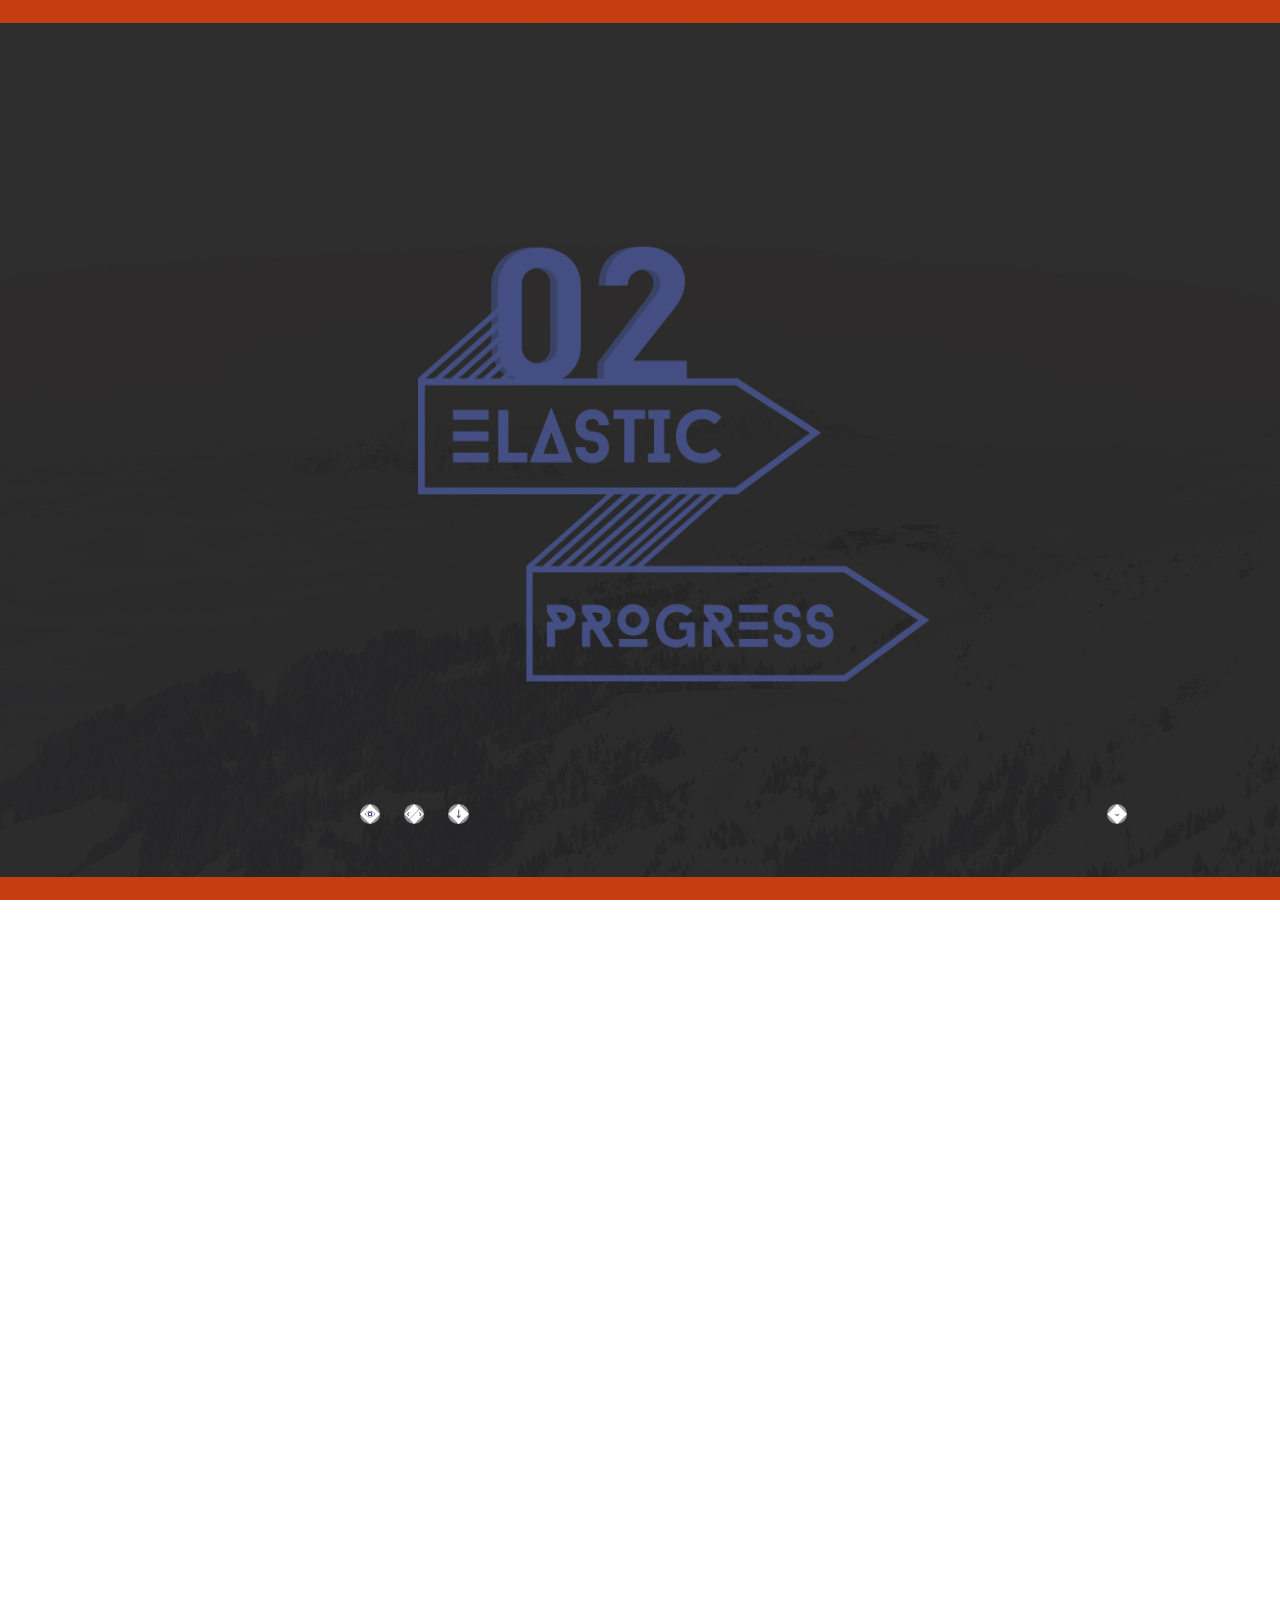
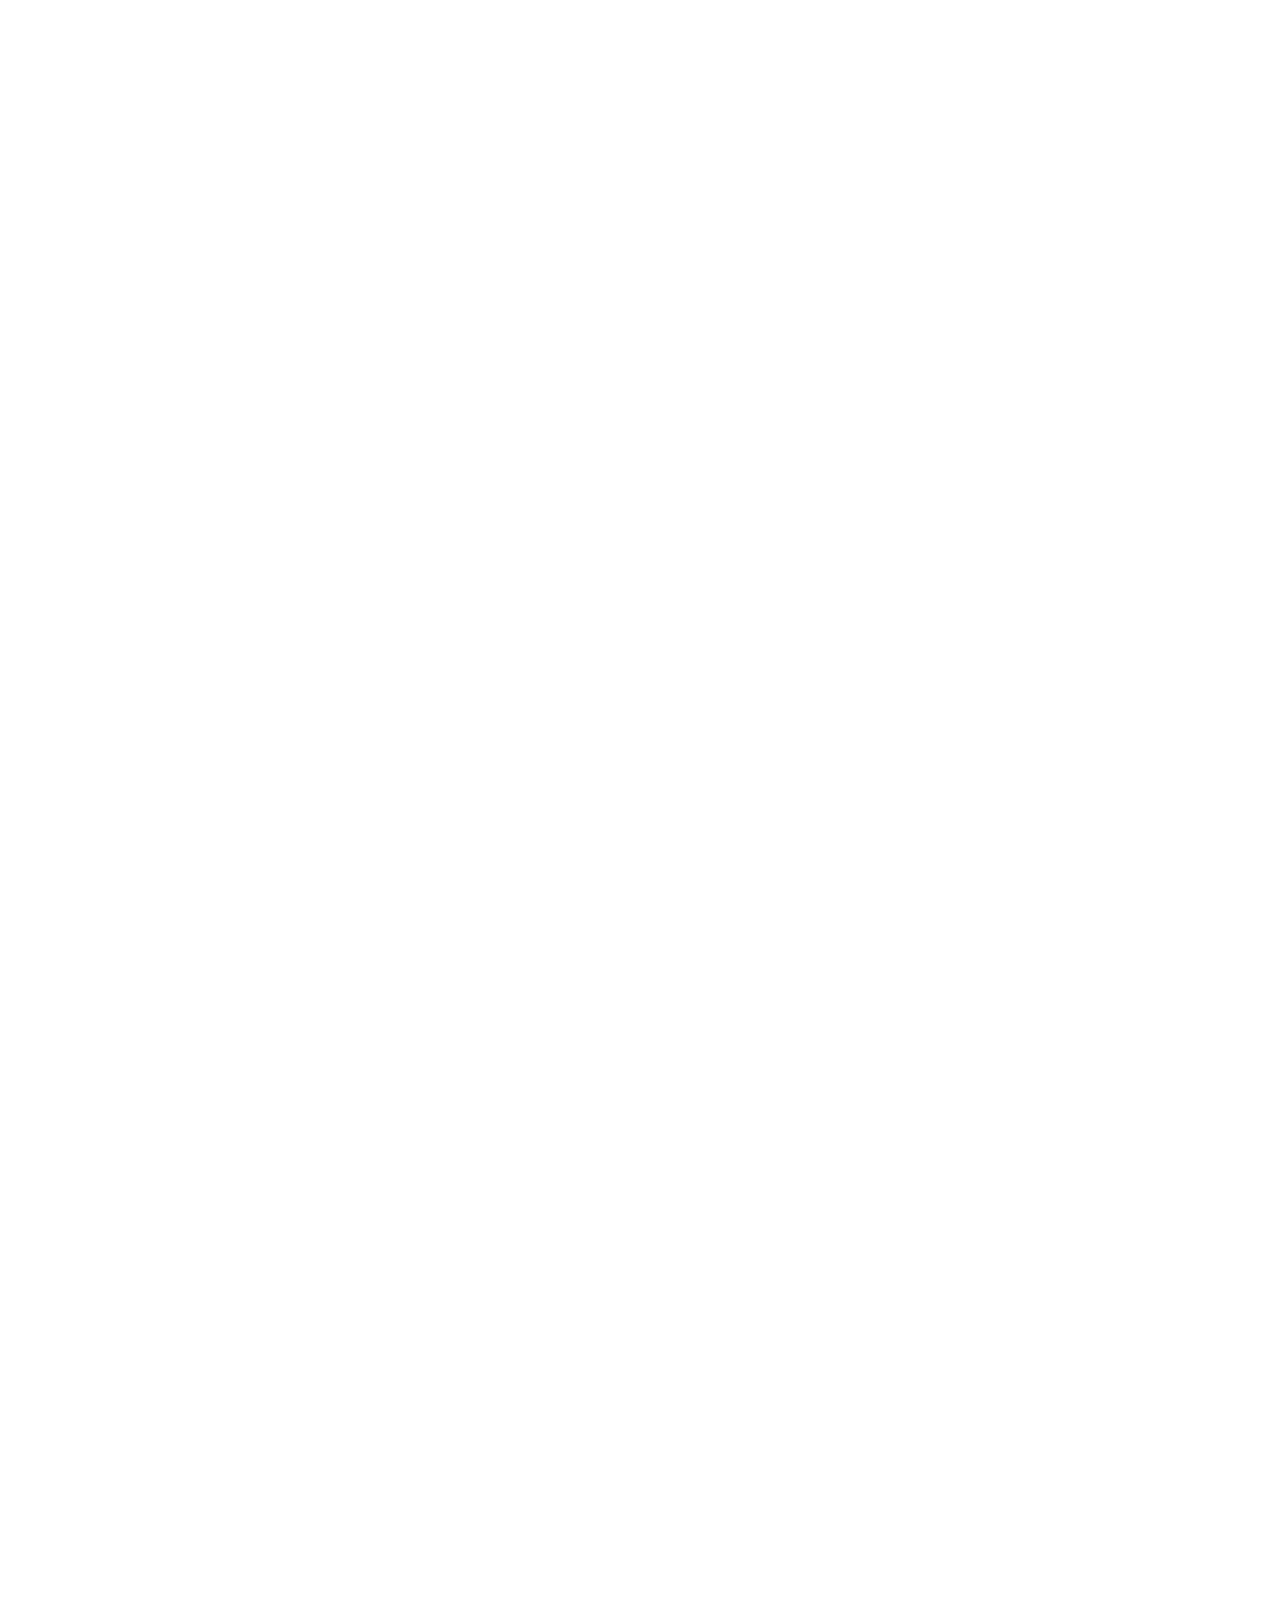
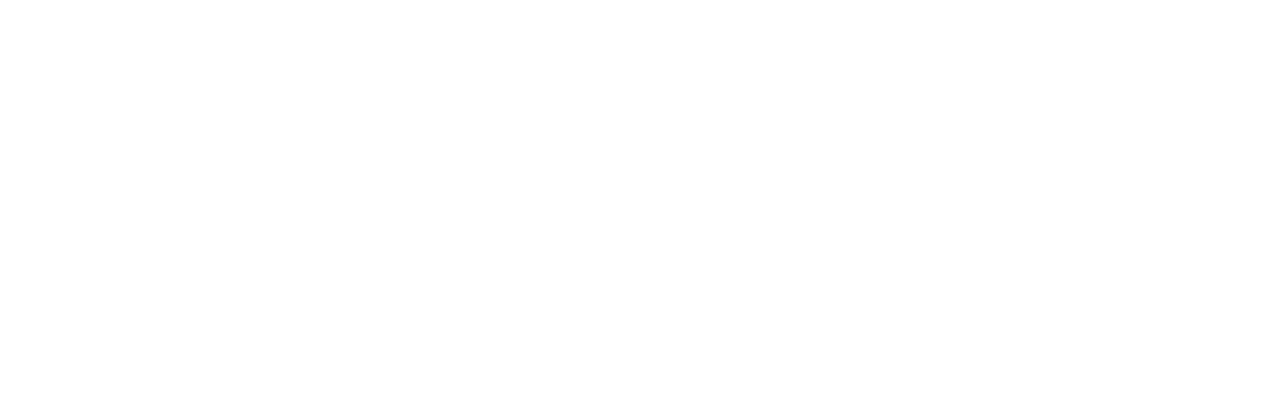
<file: index.html>
<!doctype html>
<html class="no-js" lang="">
<head>
  <meta charset="utf-8">
  <meta http-equiv="x-ua-compatible" content="ie=edge">
  <title></title>
  <meta name="description" content="">
  <meta name="viewport" content="width=device-width, initial-scale=1">

  <link rel="apple-touch-icon" href="apple-touch-icon.png">
  <!-- Place favicon.ico in the root directory -->

  <link rel="stylesheet" href="css/bootstrap.min.css">
  <link rel="stylesheet" href="css/bootstrap-theme.min.css">
  <link rel="stylesheet" href="css/style.css">
  <link rel="stylesheet" href="css/manual.css">
  <link rel="stylesheet" href="js/vendor/fullPage.js-master/dist/jquery.fullpage.min.css">
  <script src="js/vendor/modernizr-2.8.3.min.js"></script>
  <!-- font -->
  <link href='https://fonts.googleapis.com/css?family=Josefin+Sans:300italic' rel='stylesheet' type='text/css'>

</head>
<body>
  <!--[if lt IE 8]>
  <p class="browserupgrade">You are using an <strong>outdated</strong> browser. Please <a href="http://browsehappy.com/">upgrade your browser</a> to improve your experience.</p>
  <![endif]-->

  <div id="header"></div>
  <div id="footer">
    <ul id="menu-left" class="menu">
      <li data-menuanchor="firstPage"><a href="#section1"><img src="img/icone/bianca_vista.png"></a></li>
      <li data-menuanchor="secondPage"><a href="#section2"><img src="img/icone/code.png"></a></li>
      <li data-menuanchor="3rdPage"><a href="#section3"><img src="img/icone/download.png"></a></li>

    </ul>
    <ul id="menu-right" class="menu">
      <li data-menuanchor="4thpage"><a href="#section1"><img src="img/icone/giu.png"></a></li>
    </ul>
  </div>

  <div id="fullpage">
    <div class="section" id="section0">
      <!-- <div class="">
      <h1>Fixed elements</h1>
      <p>Create your own headers and footers</p>
      </div> -->
      <div class="">
        <img src="img/1.jpg" style="width: 100%;">
      </div>
    </div>

    <div class="section" id="section1">

      <!--
        <div class="slide" id="slide1">

        </div>
        <div class="slide" id="slide2">
          <h1>Slide 2</h1>
        </div>
      -->

      <div class=" content">
        <div class="render">

          <h1 id="numero">02</h1>

          <img src="img/2.jpg" />
        </div> <!-- render -->
      </div> <!-- content -->
    </div> <!-- section1 -->

    <div class="section" id="section2">
      <div class="content">
        <div class="row">
          <div class="col-md-5 col-md-offset-1">
            <div class="box box-height-100">

              <div class="icon">
                <h1 >C3</h1>
                <h4 style="color:#fff; padding-top:60px; padding-left:20px;">SASS</h4>
                  <!-- <img src="img/icone/c3.png" style=" height:52px; width:83px;"> -->
                </div>


                <div class="content">
                  <p>#bg-container<br>
                    position: relative<br>

                    .bg<br>
                    position: absolute<br>
                    width: 100% <br>
                    height: 200px <br>
                    opacity: 0 <br>
                    transition: all 2s <br>

                    .bg.active <br>
                    opacity: 1 <br>

                    #bg-container <br>
                    position: relative <br>

                    .bg <br>
                    position: absolute <br>
                    width: 100% <br>
                    height: 200px <br>
                    opacity: 0 <br>
                    transition: all 2s<br>


                    <!-- <button type="button" class="btn btn-lg btn-danger" data-toggle="popover" title="Popover title" data-content="And here's some amazing content. It's very engaging. Right?">Click to toggle popover</button> -->
                  </div>
                </div>
              </div>
              <div class="col-md-5">
                <div class="row">
                  <div class="col-md-12">
                    <div class="box box-height-50">
                      <div class="icon-destra">
                        <h1 >H5</h1>

                      </div>

                        <div class="content" id="h5">
                          <p> #bg-container <br>
                            #bg0.bg <br>
                            #bg1.bg <br>
                            #bg2.bg <br>
                            #bg3.bg <br>
                            #bg4.bg <br>
                            #bg5.bg <br>
                          </p>
                        </div>
                      </div>
                    </div>
                  </div>
                  <div class="row">
                    <div class="col-md-12">
                      <div class="box box-height-50">
                        <div class="icon-destra">
                          <h1>Js</h1>
                            <!-- <img src="img/icone/js.png" ></div> -->
                          </div>
                          <div class="content" id="js">
                            <p>
                              $(function() {
                                <br>
                                $(“#bg-container”).on(‘click’, function(e) { <br>
                                  var index = Math.floor(Math.random() * $(“.bg”).length) <br>
                                  var id = “#bg” + index <br>
                                  showBackground(id) <br>
                                  e.preventDefault()<br>
                                })</p>
                              </div>
                            </div>
                          </div>
                        </div>
                      </div>
                    </div>
                  </div>
                </div>


                <div class="section" id="section3" style=" background-image:url(img/dw.jpg)">
                  <!-- <img src="img/dw.jpg" style="width:100%;" > -->
                  <div id="dw">
                    <a href="#" class="myButton">download</a>
                    <a href="#" class="myButton">link sorgente</a>
                    <a href="https://github.com/BeaCambarau/code_article" class="myButton">Git Hub</a>



                </div>

                <!--   <div class="section" id="section3">
                <div class="">
                <h1>Fixed elements</h1>
                <p>Create your own headers and footers</p>
              </div>
              <img src="img/dw.jpg" style="width: 100%;">



            </div> -->


            <script src="https://code.jquery.com/jquery-1.12.0.min.js"></script>
            <script>window.jQuery || document.write('<script src="js/vendor/jquery-1.12.0.min.js"><\/script>')</script>

            <script src="js/bootstrap.min.js"></script>
            <script src="js/vendor/fullPage.js-master/vendors/scrolloverflow.min.js"></script>
            <script src="js/vendor/fullPage.js-master/dist/jquery.fullpage.min.js"></script>
            <script src="js/plugins.js"></script>
            <script src="js/main.js"></script>


            <!-- Google Analytics: change UA-XXXXX-X to be your site's ID. -->
            <script>
            (function(b,o,i,l,e,r){b.GoogleAnalyticsObject=l;b[l]||(b[l]=
              function(){(b[l].q=b[l].q||[]).push(arguments)});b[l].l=+new Date;
              e=o.createElement(i);r=o.getElementsByTagName(i)[0];
              e.src='https://www.google-analytics.com/analytics.js';
              r.parentNode.insertBefore(e,r)}(window,document,'script','ga'));
              ga('create','UA-XXXXX-X','auto');ga('send','pageview');
              </script>
            </body>
            </html>
</file>
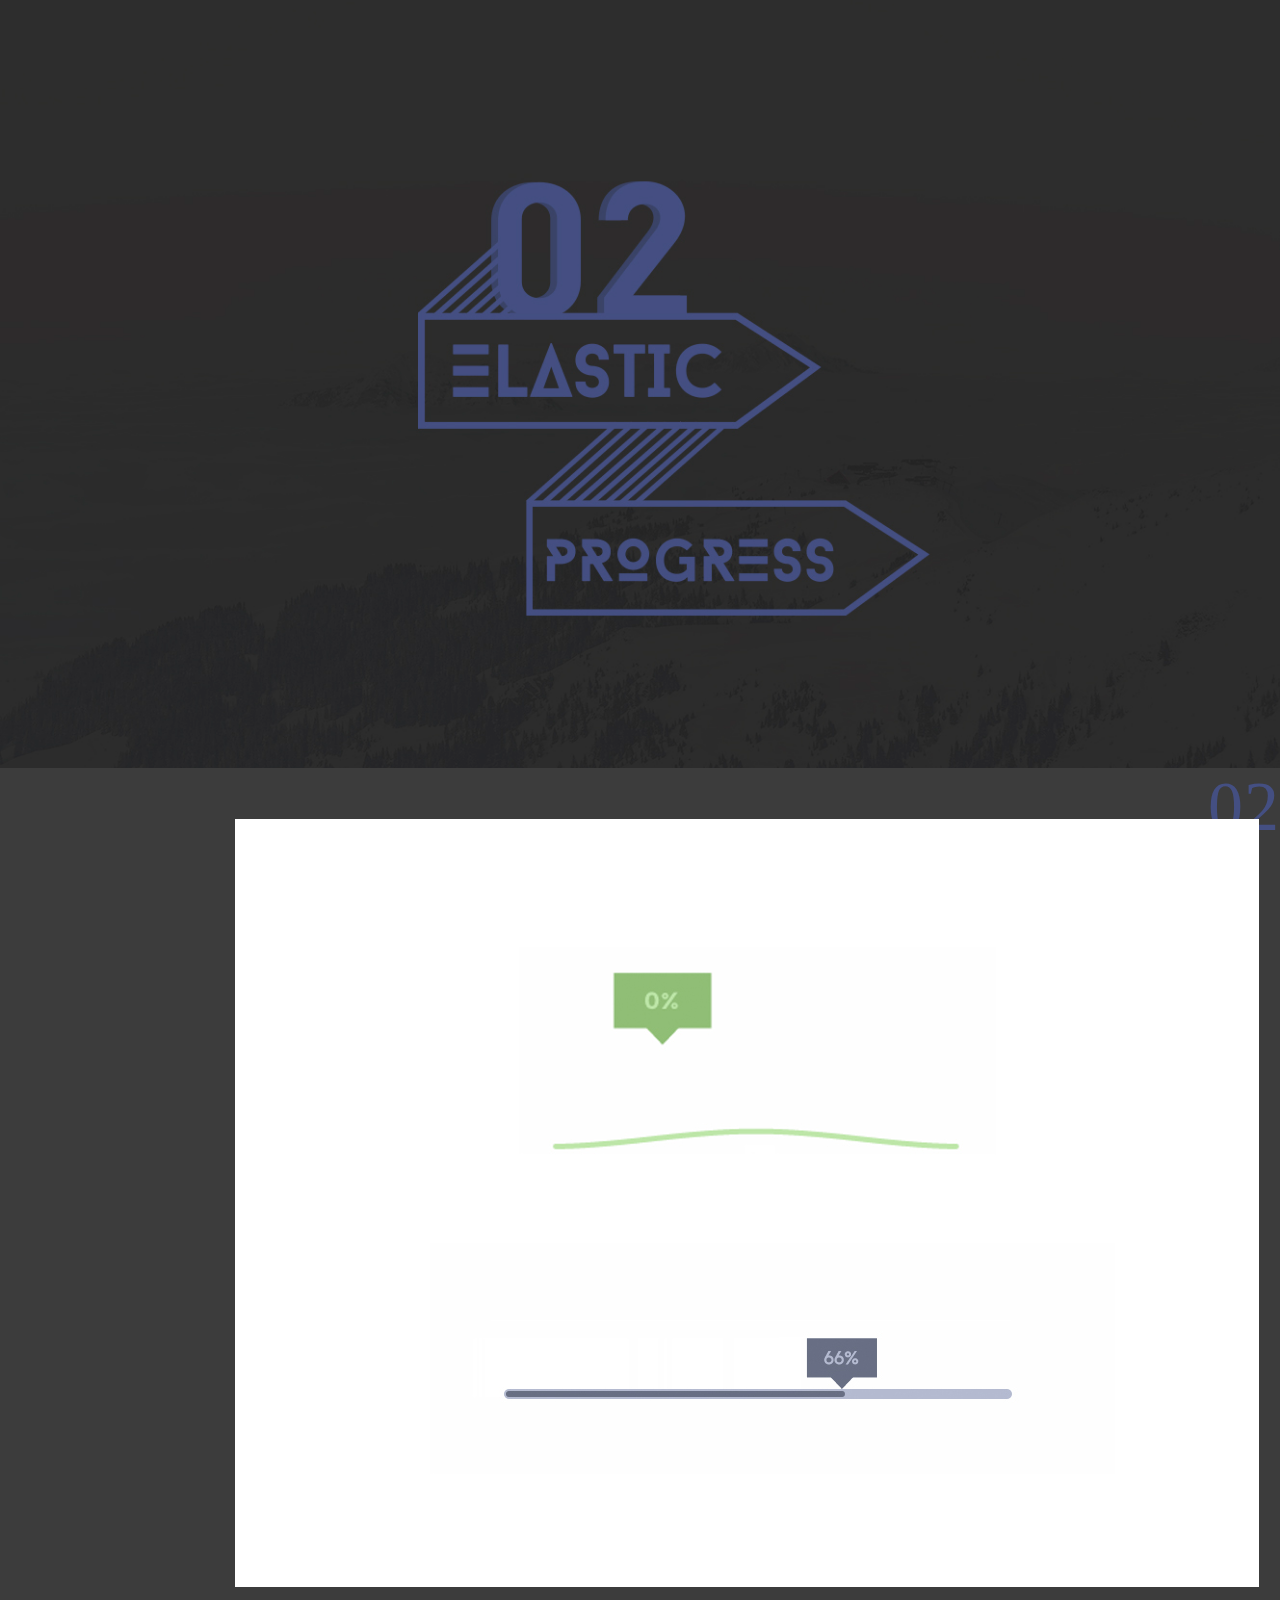
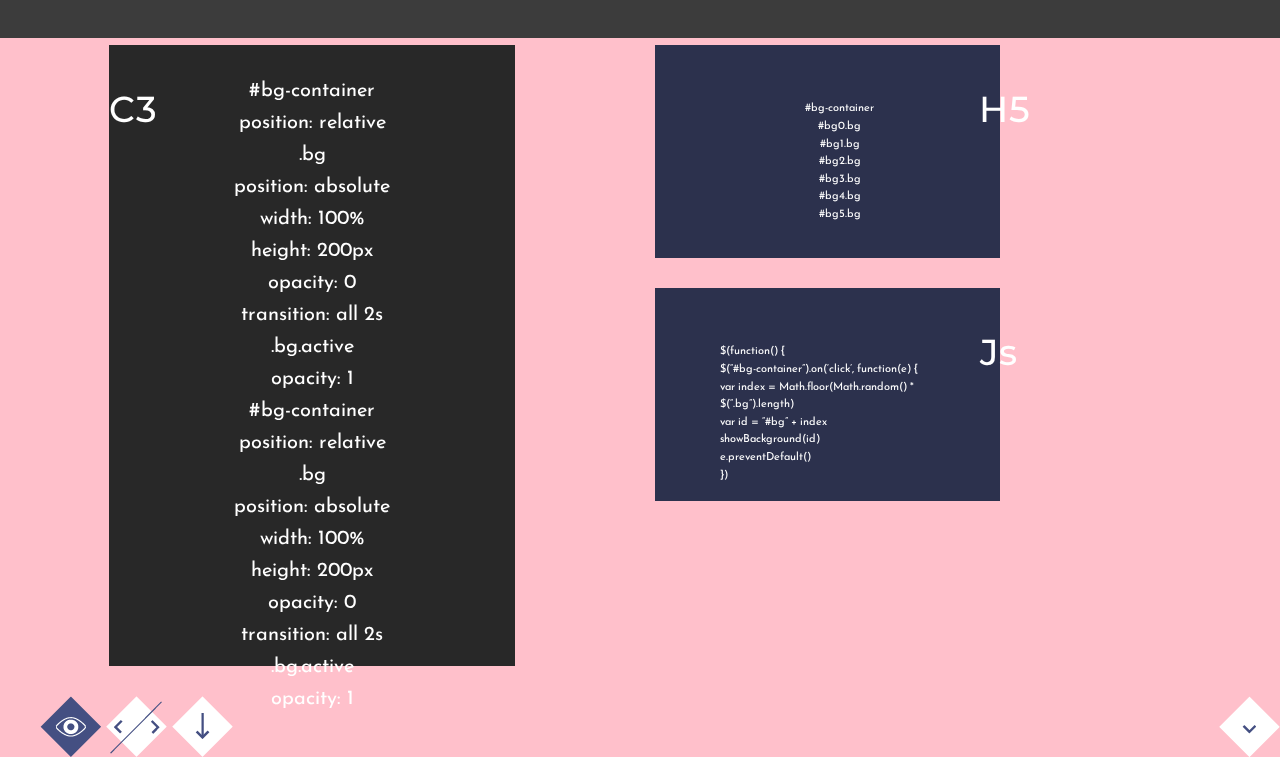
<file: old/index.html>
<!DOCTYPE html>
<html lang="en">

<head>

    <meta charset="utf-8">
    <meta http-equiv="X-UA-Compatible" content="IE=edge">
    <meta name="viewport" content="width=device-width, initial-scale=1">
    <meta name="description" content="">
    <meta name="author" content="">

    <title>02 Elastic Progress</title>

    <!-- Bootstrap Core CSS -->
    <link href="css/bootstrap.min.css" rel="stylesheet">

    <!-- Custom CSS -->
    <link href="css/grayscale.css" rel="stylesheet">
    <link href="css/style.css" rel="stylesheet">

    <!-- Custom Fonts -->
    <link href="font-awesome/css/font-awesome.min.css" rel="stylesheet" type="text/css">
    <link href="http://fonts.googleapis.com/css?family=Lora:400,700,400italic,700italic" rel="stylesheet" type="text/css">
    <link href="http://fonts.googleapis.com/css?family=Montserrat:400,700" rel="stylesheet" type="text/css">
    <link href='https://fonts.googleapis.com/css?family=Josefin+Sans' rel='stylesheet' type='text/css'>

    <!-- HTML5 Shim and Respond.js IE8 support of HTML5 elements and media queries -->
    <!-- WARNING: Respond.js doesn't work if you view the page via file:// -->
    <!--[if lt IE 9]>
        <script src="https://oss.maxcdn.com/libs/html5shiv/3.7.0/html5shiv.js"></script>
        <script src="https://oss.maxcdn.com/libs/respond.js/1.4.2/respond.min.js"></script>
    <![endif]-->

</head>

<body id="page-top" data-spy="scroll" data-target=".navbar-fixed-top">

    <!-- Navigation -->
    <nav class="navbar navbar-custom navbar-fixed-top" role="navigation">
        
    </nav>

    <!-- Intro Header -->
    <header class="intro">
        <div class="parallax-window" data-parallax="scroll" data-image-src="img/1.jpg"></div>
    </header>

    <!-- Code Section -->
    <section id="render">
      <h1>02<h1>
      <div id="white">
        <img src="img/2.jpg"/>
      </div>
     


    </section>

     <div class="section" id="code">
                <div class="intro">

              <div class="row">
                <div class="col-md-5 col-md-offset-1">
                  <div class="box box-height-100">

                    <div class="icon">
                      <h1 >C3<h1>
                      <!-- <img src="img/icone/c3.png" style=" height:52px; width:83px;"> -->
                    </div>

                    <div class="content">
                      <p>#bg-container<br>
                          position: relative<br>

                        .bg<br>
                          position: absolute<br>
                          width: 100% <br>
                          height: 200px <br>
                          opacity: 0 <br>
                          transition: all 2s <br>

                        .bg.active <br>
                          opacity: 1 <br>

                        #bg-container <br>
                          position: relative <br>

                        .bg <br>
                          position: absolute <br>
                          width: 100% <br>
                          height: 200px <br>
                          opacity: 0 <br>
                          transition: all 2s<br>

                        .bg.active <br>
                          opacity: 1</p>
                      <!-- <button type="button" class="btn btn-lg btn-danger" data-toggle="popover" title="Popover title" data-content="And here's some amazing content. It's very engaging. Right?">Click to toggle popover</button> -->
                    </div>
                  </div>
                </div>
                <div class="col-md-5">
                  <div class="row">
                    <div class="col-md-12">
                      <div class="box box-height-50">
                        <div class="icon-destra">
                          <h1 >H5<h1>
                          <!-- <img src="img/icone/h5.png" > -->
                        </div>
                        <div class="content" id="h5">
                          <p> #bg-container <br>
                                #bg0.bg <br>
                                #bg1.bg <br>
                                #bg2.bg <br>
                                #bg3.bg <br>
                                #bg4.bg <br>
                                #bg5.bg <br>
                              </p>
                        </div>
                      </div>
                    </div>
                  </div>
                  <div class="row">
                    <div class="col-md-12">
                      <div class="box box-height-50">
                        <div class="icon-destra">
                          <h1>Js<h1>
                        <!-- <img src="img/icone/js.png" ></div> -->
                        </div>
                        <div class="content" id="js">
                          <p>
                          $(function() {
                            <br>
                          $(“#bg-container”).on(‘click’, function(e) { <br>
                            var index = Math.floor(Math.random() * $(“.bg”).length) <br>
                            var id = “#bg” + index <br>
                            showBackground(id) <br>
                            e.preventDefault()<br>
                          })</p>
                        </div>
                      </div>
                    </div>
                  </div>
                </div>
                </div>
            </div>
        </div>

  <section id="footer">
          <ul id="menu-left" class="menu">
            <li><a href="#render"><img src="img/icone/vista.png"></a></li>
            <li><a href="#secondPage"><img src="img/icone/code.png"></a></li>
            <li><a href="#3rdPage"><img src="img/icone/download.png"></a></li>

          </ul>
          <ul id="menu-right" class="menu">
            <li data-menuanchor="4thpage"><a href="#4thpage"><img src="img/icone/giu.png"></a></li>
          </ul>
 </section>

    <!-- jQuery -->
    <script src="js/jquery.js"></script>
    <!-- parallax-->
    <script src="js/parallax.min.js"></script>



    <!-- Bootstrap Core JavaScript -->
    <script src="js/bootstrap.min.js"></script>

    <!-- Plugin JavaScript -->
    <script src="js/jquery.easing.min.js"></script>



    <!-- Custom Theme JavaScript -->
    <script src="js/grayscale.js"></script>
    <script src="js/main.js"></script>

</body>

</html>
</file>
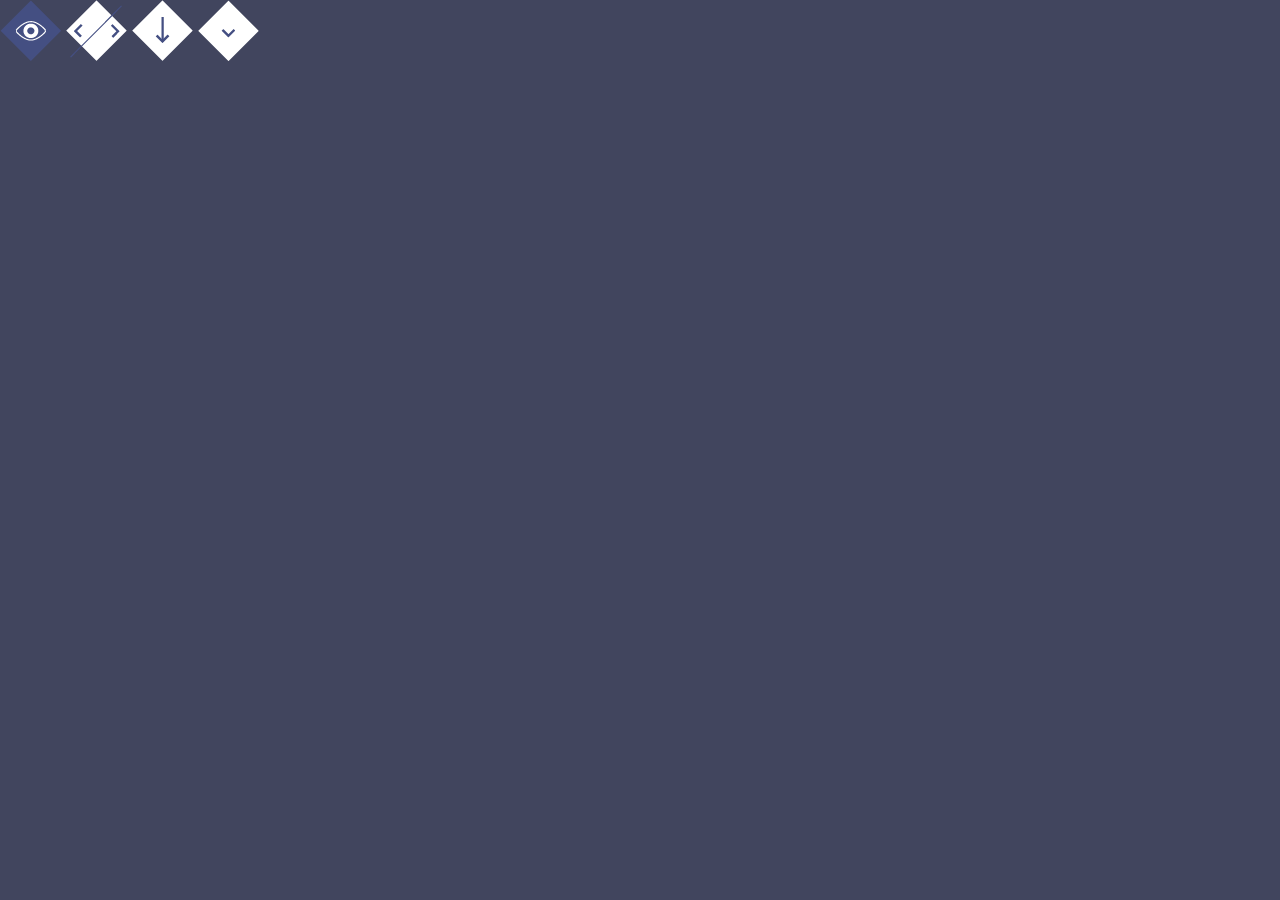
<file: code.html>
<!DOCTYPE html>
<html lang="en">

<head>

    <meta charset="utf-8">
    <meta http-equiv="X-UA-Compatible" content="IE=edge">
    <meta name="viewport" content="width=device-width, initial-scale=1">
    <meta name="description" content="">
    <meta name="author" content="">

    <title>02 Elastic Progress</title>

    <!-- Bootstrap Core CSS -->
    <link href="css/bootstrap.min.css" rel="stylesheet">

    <!-- Custom CSS -->
    <link href="css/grayscale.css" rel="stylesheet">
    <link href="css/style.css" rel="stylesheet">
    <link href="css/code.css" rel="stylesheet">

    <div class="icone">
      <a href="#"><img src="img/icone/vista.png"></a>
      <a href="code.html" ><img src="img/icone/code.png"></a>
      <a href="#" ><img src="img/icone/download.png"></a>
      <a href="#" ><img id="giu-su" src="img/icone/giu.png"></a>
    </div>







    <canvas id="h5" width="420" height="620"></canvas>

    <canvas id="Canvas" width="345" height="213"></canvas>





    <!-- Custom Fonts -->
    <link href="font-awesome/css/font-awesome.min.css" rel="stylesheet" type="text/css">
    <link href="http://fonts.googleapis.com/css?family=Lora:400,700,400italic,700italic" rel="stylesheet" type="text/css">
    <link href="http://fonts.googleapis.com/css?family=Montserrat:400,700" rel="stylesheet" type="text/css">

    <!-- HTML5 Shim and Respond.js IE8 support of HTML5 elements and media queries -->
    <!-- WARNING: Respond.js doesn't work if you view the page via file:// -->
    <!--[if lt IE 9]>
        <script src="https://oss.maxcdn.com/libs/html5shiv/3.7.0/html5shiv.js"></script>
        <script src="https://oss.maxcdn.com/libs/respond.js/1.4.2/respond.min.js"></script>
    <![endif]-->

</head>

<body id="page-top" data-spy="scroll" data-target=".navbar-fixed-top">






 <!-- jQuery -->
    <script src="js/jquery.js"></script>
    <!-- parallax-->
    <script src="js/parallax.min.js"></script>



    <!-- Bootstrap Core JavaScript -->
    <script src="js/bootstrap.min.js"></script>

    <!-- Plugin JavaScript -->
    <script src="js/jquery.easing.min.js"></script>



    <!-- Custom Theme JavaScript -->
    <script src="js/grayscale.js"></script>
    <script src="js/main.js"></script>

</body>

</html>
</file>
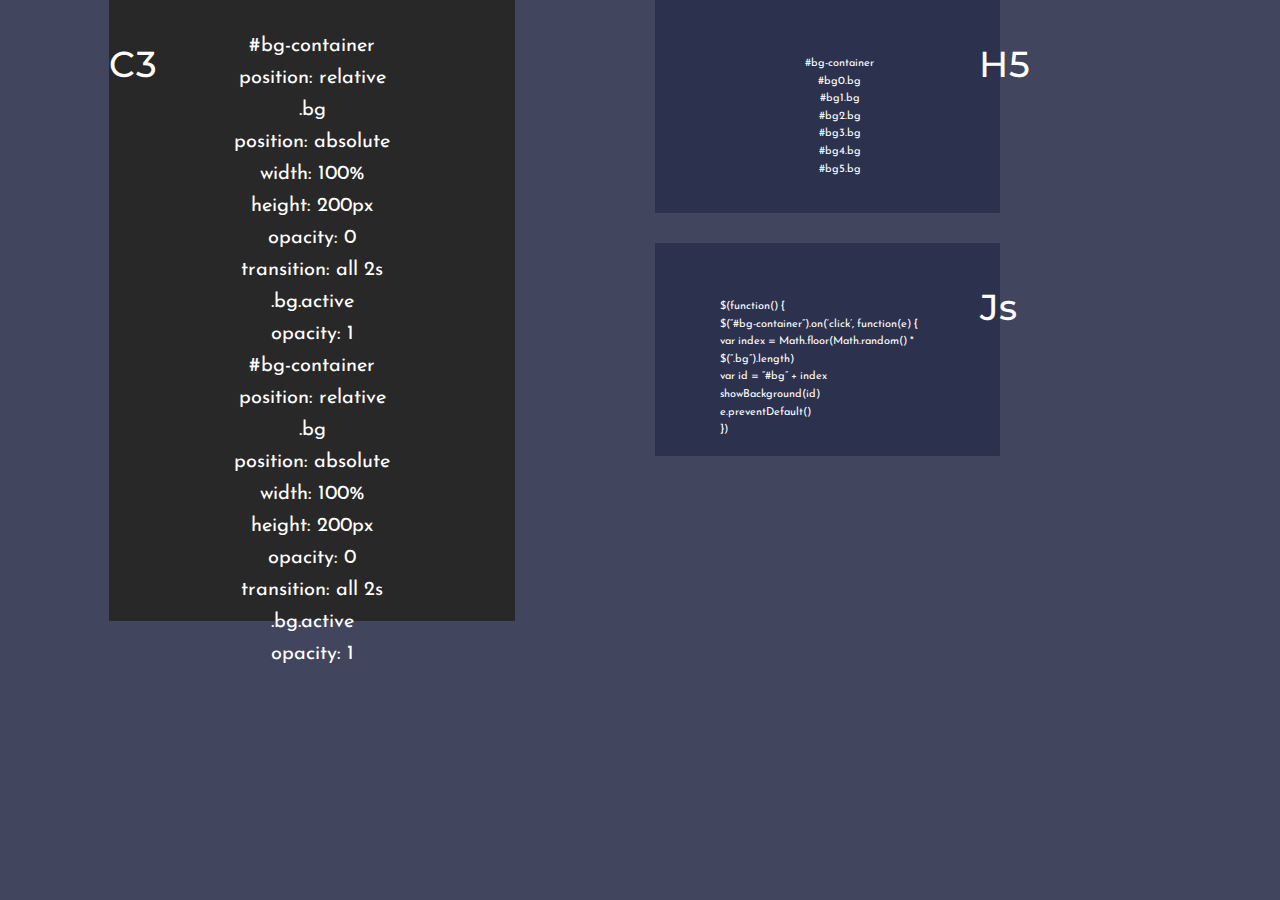
<file: old/code.html>
<!DOCTYPE html>
<html lang="en">

<head>

    <meta charset="utf-8">
    <meta http-equiv="X-UA-Compatible" content="IE=edge">
    <meta name="viewport" content="width=device-width, initial-scale=1">
    <meta name="description" content="">
    <meta name="author" content="">

    <title>02 Elastic Progress</title>

    <!-- Bootstrap Core CSS -->
    <link href="css/bootstrap.min.css" rel="stylesheet">

    <!-- Custom CSS -->
    <link href="css/grayscale.css" rel="stylesheet">
    <link href="css/style.css" rel="stylesheet">
    <link href="css/code.css" rel="stylesheet">



    <!-- Custom Fonts -->
    <link href="font-awesome/css/font-awesome.min.css" rel="stylesheet" type="text/css">
    <link href="http://fonts.googleapis.com/css?family=Lora:400,700,400italic,700italic" rel="stylesheet" type="text/css">
    <link href="http://fonts.googleapis.com/css?family=Montserrat:400,700" rel="stylesheet" type="text/css">
    <link href='https://fonts.googleapis.com/css?family=Josefin+Sans' rel='stylesheet' type='text/css'>

    <!-- HTML5 Shim and Respond.js IE8 support of HTML5 elements and media queries -->
    <!-- WARNING: Respond.js doesn't work if you view the page via file:// -->
    <!--[if lt IE 9]>
        <script src="https://oss.maxcdn.com/libs/html5shiv/3.7.0/html5shiv.js"></script>
        <script src="https://oss.maxcdn.com/libs/respond.js/1.4.2/respond.min.js"></script>
    <![endif]-->

</head>

<body id="page-top" data-spy="scroll" data-target=".navbar-fixed-top">

  

    
          
            <div class="section" id="code">
                <div class="intro">

              <div class="row">
                <div class="col-md-5 col-md-offset-1">
                  <div class="box box-height-100">

                    <div class="icon">
                      <h1 >C3<h1>
                      <!-- <img src="img/icone/c3.png" style=" height:52px; width:83px;"> -->
                    </div>

                    <div class="content">
                      <p>#bg-container<br>
                          position: relative<br>

                        .bg<br>
                          position: absolute<br>
                          width: 100% <br>
                          height: 200px <br>
                          opacity: 0 <br>
                          transition: all 2s <br>

                        .bg.active <br>
                          opacity: 1 <br>

                        #bg-container <br>
                          position: relative <br>

                        .bg <br>
                          position: absolute <br>
                          width: 100% <br>
                          height: 200px <br>
                          opacity: 0 <br>
                          transition: all 2s<br>

                        .bg.active <br>
                          opacity: 1</p>
                      <!-- <button type="button" class="btn btn-lg btn-danger" data-toggle="popover" title="Popover title" data-content="And here's some amazing content. It's very engaging. Right?">Click to toggle popover</button> -->
                    </div>
                  </div>
                </div>
                <div class="col-md-5">
                  <div class="row">
                    <div class="col-md-12">
                      <div class="box box-height-50">
                        <div class="icon-destra">
                          <h1 >H5<h1>
                          <!-- <img src="img/icone/h5.png" > -->
                        </div>
                        <div class="content" id="h5">
                          <p> #bg-container <br>
                                #bg0.bg <br>
                                #bg1.bg <br>
                                #bg2.bg <br>
                                #bg3.bg <br>
                                #bg4.bg <br>
                                #bg5.bg <br>
                              </p>
                        </div>
                      </div>
                    </div>
                  </div>
                  <div class="row">
                    <div class="col-md-12">
                      <div class="box box-height-50">
                        <div class="icon-destra">
                          <h1>Js<h1>
                        <!-- <img src="img/icone/js.png" ></div> -->
                        </div>
                        <div class="content" id="js">
                          <p>
                          $(function() {
                            <br>
                          $(“#bg-container”).on(‘click’, function(e) { <br>
                            var index = Math.floor(Math.random() * $(“.bg”).length) <br>
                            var id = “#bg” + index <br>
                            showBackground(id) <br>
                            e.preventDefault()<br>
                          })</p>
                        </div>
                      </div>
                    </div>
                  </div>
                </div>
                </div>
            </div>
        </div>

<style type="text/css">
    .section .box {
   
    margin-bottom: 30px;
    padding: 30px;
    position: relative; }

    .section .box .icon {
      padding: 30px;
      width: 100px;
      white-space: nowrap;
      font-size: 4em; 
      /* color: white; */
      text-align: center;
      position: absolute;
      top: 15px;
      left: -30px; }
     .icon-destra
     {
       padding: 30px;
      
        width: 100px;
       white-space: nowrap;
      /*color: white; */
       text-align: center;
       position: absolute;
       top: 15px;
       right: -49px;
     }
    .section .box .content {
      height: 100%;
       }

  .section .box-height-100 {
    height: 621px;
    width: 406px;
    background-color: #282828;
}
  .section .box-height-50 {
    height: 213px;
    width: 345px;
    background-color: #2C314D;

  }
  .section #code {
    background-color: #C63D0F;
    }
    .section #code .box {
      background-color: #972e0b; }
    .section#section1 {
    background-color: rgba(44, 49, 77, 0.97);
    }
    .section #code .box {
      background-color: #282828; }
     .section #code .box-height-50{
        background-color: #2C314D;}
    .render{
          height: 80%;
          padding: 0px 20px;
        }

      }


  .section #code {
    background-color: #C63D0F; }
    .section#section2 .box {
      background-color: #282828;
    }
    .section #code .box-height-50{
        background-color: #2C314D;

      }
      .section #code {
        background-color: rgba(44, 49, 77, 0.97);}


      #h5 p {
        color: #fff;
        font-size: 11px;
        margin-top: 25px;
        margin-left: 25px;
        text-align: center;

      }
      #js p {
        color: #fff;
        font-size: 11px;
        margin-top:25px;
        margin-left: 35px;
        margin-top: 25px;
        text-align: left;


      }

    }





</style>








 <!-- jQuery -->
    <script src="js/jquery.js"></script>
    <!-- parallax-->
    <script src="js/parallax.min.js"></script>



    <!-- Bootstrap Core JavaScript -->
    <script src="js/bootstrap.min.js"></script>

    <!-- Plugin JavaScript -->
    <script src="js/jquery.easing.min.js"></script>



    <!-- Custom Theme JavaScript -->
    <script src="js/grayscale.js"></script>
    <script src="js/main.js"></script>

</body>

</html>
</file>
<file: css/style.css>
/*! HTML5 Boilerplate v5.3.0 | MIT License | https://html5boilerplate.com/ */
/*
 * What follows is the result of much research on cross-browser styling.
 * Credit left inline and big thanks to Nicolas Gallagher, Jonathan Neal,
 * Kroc Camen, and the H5BP dev community and team.
 */
/* ==========================================================================
   Base styles: opinionated defaults
   ========================================================================== */
html {
  color: #222;
  font-size: 1em;
  line-height: 1.4; }

/*
 * Remove text-shadow in selection highlight:
 * https://twitter.com/miketaylr/status/12228805301
 *
 * These selection rule sets have to be separate.
 * Customize the background color to match your design.
 */
::-moz-selection {
  background: #b3d4fc;
  text-shadow: none; }

::selection {
  background: #b3d4fc;
  text-shadow: none; }

/*
 * A better looking default horizontal rule
 */
hr {
  display: block;
  height: 1px;
  border: 0;
  border-top: 1px solid #ccc;
  margin: 1em 0;
  padding: 0; }

/*
 * Remove the gap between audio, canvas, iframes,
 * images, videos and the bottom of their containers:
 * https://github.com/h5bp/html5-boilerplate/issues/440
 */
audio,
canvas,
iframe,
img,
svg,
video {
  vertical-align: middle; }

/*
 * Remove default fieldset styles.
 */
fieldset {
  border: 0;
  margin: 0;
  padding: 0; }

/*
 * Allow only vertical resizing of textareas.
 */
textarea {
  resize: vertical; }

/* ==========================================================================
   Browser Upgrade Prompt
   ========================================================================== */
.browserupgrade {
  margin: 0.2em 0;
  background: #ccc;
  color: #000;
  padding: 0.2em 0; }

/* ==========================================================================
   Author's custom styles
   ========================================================================== */
/* ==========================================================================
   Helper classes
   ========================================================================== */
/*
 * Hide visually and from screen readers
 */
.hidden {
  display: none !important; }

/*
 * Hide only visually, but have it available for screen readers:
 * http://snook.ca/archives/html_and_css/hiding-content-for-accessibility
 */
.visuallyhidden {
  border: 0;
  clip: rect(0 0 0 0);
  height: 1px;
  margin: -1px;
  overflow: hidden;
  padding: 0;
  position: absolute;
  width: 1px; }

/*
 * Extends the .visuallyhidden class to allow the element
 * to be focusable when navigated to via the keyboard:
 * https://www.drupal.org/node/897638
 */
.visuallyhidden.focusable:active,
.visuallyhidden.focusable:focus {
  clip: auto;
  height: auto;
  margin: 0;
  overflow: visible;
  position: static;
  width: auto; }

/*
 * Hide visually and from screen readers, but maintain layout
 */
.invisible {
  visibility: hidden; }

/*
 * Clearfix: contain floats
 *
 * For modern browsers
 * 1. The space content is one way to avoid an Opera bug when the
 *    `contenteditable` attribute is included anywhere else in the document.
 *    Otherwise it causes space to appear at the top and bottom of elements
 *    that receive the `clearfix` class.
 * 2. The use of `table` rather than `block` is only necessary if using
 *    `:before` to contain the top-margins of child elements.
 */
.clearfix:before,
.clearfix:after {
  content: " ";
  /* 1 */
  display: table;
  /* 2 */ }

.clearfix:after {
  clear: both; }

/* ==========================================================================
   EXAMPLE Media Queries for Responsive Design.
   These examples override the primary ('mobile first') styles.
   Modify as content requires.
   ========================================================================== */
@media only screen and (min-width: 35em) {
  /* Style adjustments for viewports that meet the condition */ }
@media print, (-webkit-min-device-pixel-ratio: 1.25), (min-resolution: 1.25dppx), (min-resolution: 120dpi) {
  /* Style adjustments for high resolution devices */ }
/* ==========================================================================
   Print styles.
   Inlined to avoid the additional HTTP request:
   http://www.phpied.com/delay-loading-your-print-css/
   ========================================================================== */
@media print {
  *,
  *:before,
  *:after,
  *:first-letter,
  *:first-line {
    background: transparent !important;
    color: #000 !important;
    /* Black prints faster:
       http://www.sanbeiji.com/archives/953 */
    box-shadow: none !important;
    text-shadow: none !important; }

  a,
  a:visited {
    text-decoration: underline; }

  a[href]:after {
    content: " (" attr(href) ")"; }

  abbr[title]:after {
    content: " (" attr(title) ")"; }

  /*
   * Don't show links that are fragment identifiers,
   * or use the `javascript:` pseudo protocol
   */
  a[href^="#"]:after,
  a[href^="javascript:"]:after {
    content: ""; }

  pre,
  blockquote {
    border: 1px solid #999;
    page-break-inside: avoid; }

  /*
   * Printing Tables:
   * http://css-discuss.incutio.com/wiki/Printing_Tables
   */
  thead {
    display: table-header-group; }

  tr,
  img {
    page-break-inside: avoid; }

  img {
    max-width: 100% !important; }

  p,
  h2,
  h3 {
    orphans: 3;
    widows: 3; }

  h2,
  h3 {
    page-break-after: avoid; } }
@CHARSET "ISO-8859-1";
/* Reset CSS
 * --------------------------------------- */
body, div, dl, dt, dd, ul, ol, li, h1, h2, h3, h4, h5, h6, pre,
form, fieldset, input, textarea, p, blockquote, th, td {
  padding: 0;
  margin: 0; }

a {
  text-decoration: none; }

table {
  border-spacing: 0; }

fieldset, img {
  border: 0; }

address, caption, cite, code, dfn, em, strong, th, var {
  font-weight: normal;
  font-style: normal; }

strong {
  font-weight: bold; }

ol, ul {
  list-style: none;
  margin: 0;
  padding: 0; }

caption, th {
  text-align: left; }

h1, h2, h3, h4, h5, h6 {
  font-weight: normal;
  font-size: 100%;
  margin: 0;
  padding: 0;
  color: #444; }

q:before, q:after {
  content: ''; }

abbr, acronym {
  border: 0; }

/* Custom CSS
 * --------------------------------------- */
body {
  font-family: arial,helvetica;
  color: #333;
  color: rgba(0, 0, 0, 0.5); }

.wrap {
  margin-left: auto;
  margin-right: auto;
  width: 960px;
  position: relative; }

h1 {
  font-size: 6em; }

p {
  font-size: 2em; }

.intro p {
  width: 50%;
  margin: 0 auto;
  font-size: 1.5em; }

.menu li {
  display: inline-block;
  margin: 10px;
  color: #000;
  background: #fff;
  background: rgba(255, 255, 255, 0.5);
  -webkit-border-radius: 10px;
  border-radius: 10px; }

.menu li.active {
  background: #666;
  background: rgba(0, 0, 0, 0.5);
  color: #fff; }

.menu li a {
  text-decoration: none;
  color: #000; }

.menu li.active a:hover {
  color: #000; }

.menu li:hover {
  background: rgba(255, 255, 255, 0.8); }

.menu li a,
.menu li.active a {
  padding: 9px 18px;
  display: block; }

.menu li.active a {
  color: #fff; }

.twitter-share-button {
  position: fixed;
  z-index: 99;
  right: 149px;
  top: 9px; }

#download {
  margin: 10px 0 0 0;
  padding: 15px 10px;
  color: #fff;
  text-shadow: 0 -1px 0 rgba(0, 0, 0, 0.25);
  background-color: #49afcd;
  background-image: -moz-linear-gradient(top, #5bc0de, #2f96b4);
  background-image: -ms-linear-gradient(top, #5bc0de, #2f96b4);
  background-image: -webkit-gradient(linear, 0 0, 0 100%, from(#5bc0de), to(#2f96b4));
  background-image: -webkit-linear-gradient(top, #5bc0de, #2f96b4);
  background-image: -o-linear-gradient(top, #5bc0de, #2f96b4);
  background-image: linear-gradient(top, #5bc0de, #2f96b4);
  background-repeat: repeat-x;
  filter: progid:DXImageTransform.Microsoft.gradient(startColorstr='#5bc0de', endColorstr='#2f96b4', GradientType=0);
  border-color: #2f96b4 #2f96b4 #1f6377;
  border-color: rgba(0, 0, 0, 0.1) rgba(0, 0, 0, 0.1) rgba(0, 0, 0, 0.25);
  filter: progid:DXImageTransform.Microsoft.gradient(enabled=false);
  -webkit-border-radius: 6px;
  -moz-border-radius: 6px;
  border-radius: 6px;
  vertical-align: middle;
  cursor: pointer;
  display: inline-block;
  -webkit-box-shadow: inset 0 1px 0 rgba(255, 255, 255, 0.2), 0 1px 2px rgba(0, 0, 0, 0.05);
  -moz-box-shadow: inset 0 1px 0 rgba(255, 255, 255, 0.2), 0 1px 2px rgba(0, 0, 0, 0.05);
  box-shadow: inset 0 1px 0 rgba(255, 255, 255, 0.2), 0 1px 2px rgba(0, 0, 0, 0.05); }

#download a {
  text-decoration: none;
  color: #fff; }

#download:hover {
  text-shadow: 0 -1px 0 rgba(0, 0, 0, 0.25);
  background-color: #2F96B4;
  background-position: 0 -15px;
  -webkit-transition: background-position .1s linear;
  -moz-transition: background-position .1s linear;
  -ms-transition: background-position .1s linear;
  -o-transition: background-position .1s linear;
  transition: background-position .1s linear; }

#infoMenu {
  height: 20px;
  color: #f2f2f2;
  position: fixed;
  z-index: 70;
  bottom: 0;
  width: 100%;
  text-align: right;
  font-size: 0.9em;
  padding: 8px 0 8px 0; }

#infoMenu ul {
  padding: 0 40px; }

#infoMenu li a {
  display: block;
  margin: 0 22px 0 0;
  color: #333; }

#infoMenu li a:hover {
  text-decoration: underline; }

#infoMenu li {
  display: inline-block;
  position: relative; }

#examplesList {
  display: none;
  background: #282828;
  -webkit-border-radius: 6px;
  -moz-border-radius: 6px;
  border-radius: 6px;
  padding: 20px;
  float: left;
  position: absolute;
  bottom: 29px;
  right: 0;
  width: 638px;
  text-align: left; }

#examplesList ul {
  padding: 0; }

#examplesList ul li {
  display: block;
  margin: 5px 0; }

#examplesList ul li a {
  color: #BDBDBD;
  margin: 0; }

#examplesList ul li a:hover {
  color: #f2f2f2; }

#examplesList .column {
  float: left;
  margin: 0 20px 0 0; }

#examplesList h3 {
  color: #f2f2f2;
  font-size: 1.2em;
  margin: 0 0 15px 0;
  border-bottom: 1px solid rgba(0, 0, 0, 0.4);
  -webkit-box-shadow: 0 1px 0 rgba(255, 255, 255, 0.1);
  -moz-box-shadow: 0 1px 0 rgba(255, 255, 255, 0.1);
  box-shadow: 0 1px 0 rgba(255, 255, 255, 0.1);
  padding: 0 0 5px 0; }

/* Demos Menu
 * --------------------------------------- */
#demosMenu {
  position: fixed;
  bottom: 10px;
  right: 10px;
  z-index: 999; }

/* Style for our header texts
* --------------------------------------- */
h1 {
  font-size: 5em;
  font-family: arial,helvetica;
  color: #fff;
  margin: 0;
  padding: 0; }

/* Centered texts in each section
* --------------------------------------- */
/* Fixed header and footer.
* --------------------------------------- */
#header, #footer {
  position: fixed;
  height: 60px;
  display: block;
  width: 100%;
  background: #333;
  z-index: 9;
  color: #f2f2f2; }

#header {
  top: 0px; }

#footer {
  bottom: 0px; }

#footer ul.menu {
  position: relative; }
  #footer ul.menu#menu-left {
    position: absolute;
    width: 300px;
    left: 0;
    text-align: left; }
  #footer ul.menu#menu-right {
    position: absolute;
    width: 400px;
    right: 0;
    text-align: right; }
  #footer ul.menu li {
    display: inline-block; }
    #footer ul.menu li img {
      height: 20px; }

.section {
  background-color: #2C314D;
  text-align: center; }
  .section .fp-tableCell > .content {
    display: block;
    margin: 30px;
    border: 10px solid blue; }
  .section .box {
    background-color: #191c2d;
    width: 100%;
    margin-bottom: 30px;
    padding: 30px;
    position: relative; }
    .section .box .icon {
      padding: 30px;
      background-color: #333;
      width: 100px;
      white-space: nowrap;
      color: white;
      text-align: center;
      position: absolute;
      top: 15px;
      left: -15px; }
    .section .box > .content {
      height: 100%; }
  .section .box-height-100 {
    height: 500px; }
  .section .box-height-50 {
    height: 250px; }
  .section .row {
    border: 1px solid purple; }
  .section#section0 {
    background-color: #C63D0F; }
    .section#section0 .box {
      background-color: #972e0b; }
  .section#section1 {
    background-color: #1BBC9B;
    border: 1px solid red; }
    .section#section1 .box {
      background-color: #158f76; }
  .section#section2 {
    background-color: #7E8F7C; }
    .section#section2 .box {
      background-color: #657464; }
  .section .render {
    border: 1px solid yellow; }
    .section .render img {
      height: auto; }

/*# sourceMappingURL=style.css.map */
</file>
<file: css/manual.css>
/*! HTML5 Boilerplate v5.3.0 | MIT License | https://html5boilerplate.com/ */
/*
 * What follows is the result of much research on cross-browser styling.
 * Credit left inline and big thanks to Nicolas Gallagher, Jonathan Neal,
 * Kroc Camen, and the H5BP dev community and team.
 */
/* ==========================================================================
   Base styles: opinionated defaults
   ========================================================================== */
html {
  color: #222;
  font-size: 1em;
  line-height: 1.4;
  font-family: 'Josefin Sans', sans-serif; }

/*
 * Remove text-shadow in selection highlight:
 * https://twitter.com/miketaylr/status/12228805301
 *
 * These selection rule sets have to be separate.
 * Customize the background color to match your design.
 */
::-moz-selection {
  background: #b3d4fc;
  text-shadow: none; }

::selection {
  background: #b3d4fc;
  text-shadow: none; }

/*
 * A better looking default horizontal rule
 */
hr {
  display: block;
  height: 1px;
  border: 0;
  border-top: 1px solid #ccc;
  margin: 1em 0;
  padding: 0; }

/*
 * Remove the gap between audio, canvas, iframes,
 * images, videos and the bottom of their containers:
 * https://github.com/h5bp/html5-boilerplate/issues/440
 */
audio,
canvas,
iframe,
img,
svg,
video {
  vertical-align: middle; }

/*
 * Remove default fieldset styles.
 */
fieldset {
  border: 0;
  margin: 0;
  padding: 0; }

/*
 * Allow only vertical resizing of textareas.
 */
textarea {
  resize: vertical; }

/* ==========================================================================
   Browser Upgrade Prompt
   ========================================================================== */
.browserupgrade {
  margin: 0.2em 0;
  background: #ccc;
  color: #000;
  padding: 0.2em 0; }

/* ==========================================================================
   Author's custom styles
   ========================================================================== */
/* ==========================================================================
   Helper classes
   ========================================================================== */
/*
 * Hide visually and from screen readers
 */
.hidden {
  display: none !important; }

/*
 * Hide only visually, but have it available for screen readers:
 * http://snook.ca/archives/html_and_css/hiding-content-for-accessibility
 */
.visuallyhidden {
  border: 0;
  clip: rect(0 0 0 0);
  height: 1px;
  margin: -1px;
  overflow: hidden;
  padding: 0;
  position: absolute;
  width: 1px; }

/*
 * Extends the .visuallyhidden class to allow the element
 * to be focusable when navigated to via the keyboard:
 * https://www.drupal.org/node/897638
 */
.visuallyhidden.focusable:active,
.visuallyhidden.focusable:focus {
  clip: auto;
  height: auto;
  margin: 0;
  overflow: visible;
  position: static;
  width: auto; }

/*
 * Hide visually and from screen readers, but maintain layout
 */
.invisible {
  visibility: hidden; }

/*
 * Clearfix: contain floats
 *
 * For modern browsers
 * 1. The space content is one way to avoid an Opera bug when the
 *    `contenteditable` attribute is included anywhere else in the document.
 *    Otherwise it causes space to appear at the top and bottom of elements
 *    that receive the `clearfix` class.
 * 2. The use of `table` rather than `block` is only necessary if using
 *    `:before` to contain the top-margins of child elements.
 */
.clearfix:before,
.clearfix:after {
  content: " ";
  /* 1 */
  display: table;
  /* 2 */ }

.clearfix:after {
  clear: both; }

/* ==========================================================================
   EXAMPLE Media Queries for Responsive Design.
   These examples override the primary ('mobile first') styles.
   Modify as content requires.
   ========================================================================== */
@media only screen and (min-width: 35em) {
  /* Style adjustments for viewports that meet the condition */ }
@media print, (-webkit-min-device-pixel-ratio: 1.25), (min-resolution: 1.25dppx), (min-resolution: 120dpi) {
  /* Style adjustments for high resolution devices */ }
/* ==========================================================================
   Print styles.
   Inlined to avoid the additional HTTP request:
   http://www.phpied.com/delay-loading-your-print-css/
   ========================================================================== */
@media print {
  *,
  *:before,
  *:after,
  *:first-letter,
  *:first-line {
    background: transparent !important;
    color: #000 !important;
    /* Black prints faster:
       http://www.sanbeiji.com/archives/953 */
    box-shadow: none !important;
    text-shadow: none !important; }

  a,
  a:visited {
    text-decoration: underline; }

  a[href]:after {
    content: " (" attr(href) ")"; }

  abbr[title]:after {
    content: " (" attr(title) ")"; }

  /*
   * Don't show links that are fragment identifiers,
   * or use the `javascript:` pseudo protocol
   */
  a[href^="#"]:after,
  a[href^="javascript:"]:after {
    content: ""; }

  pre,
  blockquote {
    border: 1px solid #999;
    page-break-inside: avoid; }

  /*
   * Printing Tables:
   * http://css-discuss.incutio.com/wiki/Printing_Tables
   */
  thead {
    display: table-header-group; }

  tr,
  img {
    page-break-inside: avoid; }

  img {
    max-width: 100% }

  p,
  h2,
  h3 {
    orphans: 3;
    widows: 3; }

  h2,
  h3 {
    page-break-after: avoid; } }

@CHARSET "ISO-8859-1";
/* Reset CSS
 * --------------------------------------- */
body, div, dl, dt, dd, ul, ol, li, h1, h2, h3, h4, h5, h6, pre,
form, fieldset, input, textarea, p, blockquote, th, td {
  padding: 0;
  margin: 0; }

a {
  text-decoration: none; }

table {
  border-spacing: 0; }

fieldset, img {
  border: 0; }

address, caption, cite, code, dfn, em, strong, th, var {
  font-weight: normal;
  font-style: normal; }

strong {
  font-weight: bold; }

ol, ul {
  list-style: none;
  margin: 0;
  padding: 0; }

caption, th {
  text-align: left; }

h1, h2, h3, h4, h5, h6 {
  font-weight: normal;
  font-size: 100%;
  margin: 0;
  padding: 0;
  color: #444F82; }

q:before, q:after {
  content: ''; }

abbr, acronym {
  border: 0; }

/* Custom CSS
 * --------------------------------------- */
body {
  font-family: 'Josefin Sans', sans-serif;
  color: #333;
  color: rgba(0, 0, 0, 0.5); }

.wrap {
  margin-left: auto;
  margin-right: auto;
  width: 960px;
  position: relative; }

h1 {
   }

p {
  font-size: 1em;}

.intro p {
  width: 50%;
  margin: 80px 80px;
  font-size: 1.5em;
  color: red;
  text-align: left;
 }

.menu li {
  display: inline-block;



 }

.menu li.active {
  background: #666;

  color: #fff; }

.menu li a {
  text-decoration: none;
   }

.menu li.active a:hover {
  color: #000; }

.menu li:hover {
}

.menu li a,
.menu li.active a {
    padding: 0px;
    display: inline-block;
    background-color: none;
   }

.menu li.active a {
  color: #fff; }

.twitter-share-button {
  position: fixed;
  z-index: 99;
  right: 149px;
  top: 9px; }

#download {
  margin: 10px 0 0 0;
  padding: 15px 10px;
  color: #fff;
  text-shadow: 0 -1px 0 rgba(0, 0, 0, 0.25);
  background-color: #49afcd;
  background-image: -moz-linear-gradient(top, #5bc0de, #2f96b4);
  background-image: -ms-linear-gradient(top, #5bc0de, #2f96b4);
  background-image: -webkit-gradient(linear, 0 0, 0 100%, from(#5bc0de), to(#2f96b4));
  background-image: -webkit-linear-gradient(top, #5bc0de, #2f96b4);
  background-image: -o-linear-gradient(top, #5bc0de, #2f96b4);
  background-image: linear-gradient(top, #5bc0de, #2f96b4);
  background-repeat: repeat-x;
  filter: progid:DXImageTransform.Microsoft.gradient(startColorstr='#5bc0de', endColorstr='#2f96b4', GradientType=0);
  border-color: #2f96b4 #2f96b4 #1f6377;
  border-color: rgba(0, 0, 0, 0.1) rgba(0, 0, 0, 0.1) rgba(0, 0, 0, 0.25);
  filter: progid:DXImageTransform.Microsoft.gradient(enabled=false);
  -webkit-border-radius: 6px;
  -moz-border-radius: 6px;
  border-radius: 6px;
  vertical-align: middle;
  cursor: pointer;
  display: inline-block;
  -webkit-box-shadow: inset 0 1px 0 rgba(255, 255, 255, 0.2), 0 1px 2px rgba(0, 0, 0, 0.05);
  -moz-box-shadow: inset 0 1px 0 rgba(255, 255, 255, 0.2), 0 1px 2px rgba(0, 0, 0, 0.05);
  box-shadow: inset 0 1px 0 rgba(255, 255, 255, 0.2), 0 1px 2px rgba(0, 0, 0, 0.05); }

#download a {
  text-decoration: none;
  color: #fff; }

#download:hover {
  text-shadow: 0 -1px 0 rgba(0, 0, 0, 0.25);
  background-color: #2F96B4;
  background-position: 0 -15px;
  -webkit-transition: background-position .1s linear;
  -moz-transition: background-position .1s linear;
  -ms-transition: background-position .1s linear;
  -o-transition: background-position .1s linear;
  transition: background-position .1s linear; }

#infoMenu {
  height: 20px;
  color: #f2f2f2;
  position: fixed;
  z-index: 70;
  bottom: 0;
  width: 100%;
  text-align: right;
  font-size: 0.9em;
  padding: 8px 0 8px 0; }

#infoMenu ul {
  padding: 0 40px; }

#infoMenu li a {
  display: block;
  margin: 0 22px 0 0;
  color: #333; }

#infoMenu li a:hover {
  text-decoration: underline; }

#infoMenu li {
  display: inline-block;
  position: relative; }

#examplesList {
  display: none;
  background: #282828;
  -webkit-border-radius: 6px;
  -moz-border-radius: 6px;
  border-radius: 6px;
  padding: 20px;
  float: left;
  position: absolute;
  bottom: 29px;
  right: 0;
  width: 638px;
  text-align: left; }

#examplesList ul {
  padding: 0; }

#examplesList ul li {
  display: block;
  margin: 5px 0; }

#examplesList ul li a {
  color: #BDBDBD;
  margin: 0; }

#examplesList ul li a:hover {
  color: #f2f2f2; }

#examplesList .column {
  float: left;
  margin: 0 20px 0 0; }

#examplesList h3 {
  color: #f2f2f2;
  font-size: 1.2em;
  margin: 0 0 15px 0;
  border-bottom: 1px solid rgba(0, 0, 0, 0.4);
  -webkit-box-shadow: 0 1px 0 rgba(255, 255, 255, 0.1);
  -moz-box-shadow: 0 1px 0 rgba(255, 255, 255, 0.1);
  box-shadow: 0 1px 0 rgba(255, 255, 255, 0.1);
  padding: 0 0 5px 0; }

/* Demos Menu
 * --------------------------------------- */
#demosMenu {
  position: fixed;
  bottom: 10px;
  right: 10px;
  z-index: 999; }

/* Style for our header texts
* --------------------------------------- */
h1 {
  font-size: 4em;
  font-family: Baron Neue;

  color: #444F82;
  margin: 0;
  padding: 0;
  float: right;

}
@font-face {
font-family: Baron Neue;

src: url("../fonts/Baron Neue.otf") format("opentype");
}

.icon h1 {
  color: #fff;
  font-size: 4em;
}

.icon-destra h1{
  color: #fff;
  font-size: 3em;
}

.intro p {
  font-size: 1em;
  font-family: monaco;

}



/* Centered texts in each section
* --------------------------------------- */
/* Fixed header and footer.
* --------------------------------------- */
#header, #footer {
  position: fixed;
  height: 90px;
  display: block;
  width: 100%;
  background: none;
  z-index: 9;
  color: #f2f2f2; }

#header {
  top: 0px; }

#footer {
  bottom: 16.5px;

 }

#footer ul.menu {
  position: relative; }
  #footer ul.menu#menu-left {
    position: absolute;
    width: 500px;
    left: 350px;
    text-align: left; }
  #footer ul.menu#menu-right {
    position: absolute;
    width: 400px;
    right: 143px;
    text-align: right; }
  #footer ul.menu li {
    display: inline-block; }

.section {
  /* background-color: #C63D0F; */
  text-align: center;


}
  .section .box {
    background-color: #972e0b;
    margin-bottom: 30px;
    /* padding-top: 25px;
    padding-left: 10px; */
    position: relative; }
    .section .box .icon {
      padding: 30px;
      width: 100px;
      white-space: nowrap;
      /* color: white; */
      text-align: center;
      position: absolute;
      top: 15px;
      left: -30px; }
     .icon-destra
     {
       padding: 30px;

        width: 100px;
       white-space: nowrap;
      /*color: white; */
       text-align: center;
       position: absolute;
       top: 15px;
       right: -49px;
     }
    .section .box .content {
      height: 100%;
       }

  .section .box-height-100 {
    height: 460px;
    width: 306px;
    padding-top: 40px;
    padding-left: 35px;
  }
  .section .box-height-50 {
    height: 213px;
    width: 298px;
    padding-top: 20px;
    padding-left: 1px;

  }
  .section#section0 {
    background-color: #C63D0F;
    }
    .section#section0 .box {
      background-color: #972e0b; }
    .section#section1 {
    background-color: rgba(44, 49, 77, 0.97);
    }
    .section#section1 .box {
      background-color: #282828; }
     .section#section1 .box-height-50{
        background-color: #2C314D;}
    .render{
          height: 80%;
          padding: 0px 20px;
        }

      }


  .section#section2 {

    background-color: #C63D0F; }
    .section#section2 .box {
      background-color: #282828;

    }
    .section#section2 .box-height-50{
        background-color: #2C314D;

      }
      .section#section2 {
        background-color: rgba(44, 49, 77, 0.97);
        /* display: none; */
      }


      #h5 p {
        color: #ffffff;
        font-size: 11px;
        margin-top: 20px;
        margin-left: 55px;
        text-align: left;

      }
      #js p {
        color: #fff;
        font-size: 11px;
        margin-top: 20px;
        margin-left: 55px;
        text-align: left;



      }

    }
    .section#section3{
      width: 100%;
      background-color: transparent;
      background-image: url(../img/dw.jpg);
    }

#render{

  margin: 47px 60px 47px 74px;
}
.myButton {

	-moz-border-radius:35px;
	-webkit-border-radius:35px;
	border-radius:35px;
	border:1px solid #fff;
	display:inline-block;
	cursor:pointer;
	color:#ffffff;
	font-family:'Josefin Sans', sans-serif;
	font-size:18px;
	padding:23px 76px;
	text-decoration:none;
  margin: 300px 50px;

}
.myButton:hover{
  color: #fff; /* #2C314D */
  text-decoration: none;
}
/*# sourceMappingURL=style.css.map */
</file>
<file: old/css/grayscale.css>
body {
  width: 100%;
  height: 100%;
  font-family: "Lora","Helvetica Neue",Helvetica,Arial,sans-serif;
  color: white;
  background-color: black; }

html {
  width: 100%;
  height: 100%; }

h1,
h2,
h3,
h4,
h5,
h6 {
  margin: 0 0 35px;
  
  font-family: "Montserrat","Helvetica Neue",Helvetica,Arial,sans-serif;
  
  letter-spacing: 1px; }

p {
  margin: 0 0 25px;
  font-size: 18px;
  line-height: 1.5; }
  @media (min-width: 768px) {
    p {
      margin: 0 0 35px;
      font-size: 20px;
      line-height: 1.6; } }

a {
  color: #42DCA3;
  -webkit-transition: all .2s ease-in-out;
  -moz-transition: all .2s ease-in-out;
  transition: all .2s ease-in-out; }
  a:hover, a:focus {
    text-decoration: none;
    color: #1d9b6c; }

.light {
  font-weight: 400; }

.navbar-custom {
  margin-bottom: 0;
  border-bottom: 1px solid rgba(255, 255, 255, 0.3);
  text-transform: uppercase;
  font-family: "Montserrat","Helvetica Neue",Helvetica,Arial,sans-serif;
  background-color: black; }
  .navbar-custom .navbar-toggle {
    padding: 4px 6px;
    
    color: white; }
    .navbar-custom .navbar-toggle:focus, .navbar-custom .navbar-toggle:active {
      outline: none; }
  .navbar-custom .navbar-brand {
    font-weight: 700; }
    .navbar-custom .navbar-brand:focus {
      outline: none; }
  .navbar-custom a {
    color: white; }
  .navbar-custom .nav li a {
    -webkit-transition: background .3s ease-in-out;
    -moz-transition: background .3s ease-in-out;
    transition: background .3s ease-in-out; }
    .navbar-custom .nav li a:hover {
      color: rgba(255, 255, 255, 0.8);
      outline: none;
      background-color: transparent; }
    .navbar-custom .nav li a:focus, .navbar-custom .nav li a:active {
      outline: none;
      background-color: transparent; }
  .navbar-custom .nav li.active {
    outline: none; }
    .navbar-custom .nav li.active a {
      background-color: rgba(255, 255, 255, 0.3); }
      .navbar-custom .nav li.active a:hover {
        color: white; }
  @media (min-width: 768px) {
    .navbar-custom {
      padding: 20px 0;
      border-bottom: none;
      letter-spacing: 1px;
      background: transparent;
      -webkit-transition: background .5s ease-in-out,padding .5s ease-in-out;
      -moz-transition: background .5s ease-in-out,padding .5s ease-in-out;
      transition: background .5s ease-in-out,padding .5s ease-in-out; }
      .navbar-custom.top-nav-collapse {
        padding: 0;
        background: black;
        border-bottom: 1px solid rgba(255, 255, 255, 0.3); } }

.intro {
  display: table;
  width: 100%;
  height: auto;
  padding: 100px 0;
  text-align: center;
  color: white;


  -webkit-background-size: cover;
  -moz-background-size: cover;
  background-size: cover;
  -o-background-size: cover; }
  .intro .intro-body {
    display: table-cell;
    vertical-align: middle; }
    .intro .intro-body .brand-heading {
      font-size: 40px; }
    .intro .intro-body .intro-text {
      font-size: 18px; }
  @media (min-width: 768px) {
    .intro {
      height: 100%;
      padding: 0; }
      .intro .intro-body .brand-heading {
        font-size: 100px; }
      .intro .intro-body .intro-text {
        font-size: 26px; } }

.btn-circle {
  width: 70px;
  height: 70px;
  margin-top: 15px;
  padding: 7px 16px;
  border: 2px solid white;
  border-radius: 100% !important;
  font-size: 40px;
  color: white;
  background: transparent;
  -webkit-transition: background .3s ease-in-out;
  -moz-transition: background .3s ease-in-out;
  transition: background .3s ease-in-out; }
  .btn-circle:hover, .btn-circle:focus {
    outline: none;
    color: white;
    background: rgba(255, 255, 255, 0.1); }
  .btn-circle i.animated {
    -webkit-transition-property: -webkit-transform;
    -webkit-transition-duration: 1s;
    -moz-transition-property: -moz-transform;
    -moz-transition-duration: 1s; }
  .btn-circle:hover i.animated {
    -webkit-animation-name: pulse;
    -moz-animation-name: pulse;
    -webkit-animation-duration: 1.5s;
    -moz-animation-duration: 1.5s;
    -webkit-animation-iteration-count: infinite;
    -moz-animation-iteration-count: infinite;
    -webkit-animation-timing-function: linear;
    -moz-animation-timing-function: linear; }

@-webkit-keyframes pulse {
  from {
    -webkit-transform: scale(1);
    transform: scale(1); }
  50% {
    -webkit-transform: scale(1.2);
    transform: scale(1.2); }
  100% {
    -webkit-transform: scale(1);
    transform: scale(1); } }
@-moz-keyframes pulse {
  from {
    -moz-transform: scale(1);
    transform: scale(1); }
  50% {
    -moz-transform: scale(1.2);
    transform: scale(1.2); }
  100% {
    -moz-transform: scale(1);
    transform: scale(1); } }
.content-section {
  padding-top: 100px; }

.download-section {
  width: 100%;
  padding: 50px 0;
  color: white;
  background: url(../img/downloads-bg.jpg) no-repeat center center scroll;
  background-color: black;
  -webkit-background-size: cover;
  -moz-background-size: cover;
  background-size: cover;
  -o-background-size: cover; }

#map {
  width: 100%;
  height: 200px;
  margin-top: 100px; }

@media (min-width: 767px) {
  .content-section {
    padding-top: 250px; }

  .download-section {
    padding: 100px 0; }

  #map {
    height: 400px;
    margin-top: 250px; } }
.btn {
  text-transform: uppercase;
  font-family: "Montserrat","Helvetica Neue",Helvetica,Arial,sans-serif;
  font-weight: 400;
  -webkit-transition: all .3s ease-in-out;
  -moz-transition: all .3s ease-in-out;
  transition: all .3s ease-in-out;
  border-radius: 0; }

.btn-default {
  border: 1px solid #42DCA3;
  color: #42DCA3;
  background-color: transparent; }
  .btn-default:hover, .btn-default:focus {
    border: 1px solid #42DCA3;
    outline: none;
    color: black;
    background-color: #42DCA3; }

ul.banner-social-buttons {
  margin-top: 0; }
  @media (max-width: 1199px) {
    ul.banner-social-buttons {
      margin-top: 15px; } }
  @media (max-width: 767px) {
    ul.banner-social-buttons li {
      display: block;
      margin-bottom: 20px;
      padding: 0; }
      ul.banner-social-buttons li:last-child {
        margin-bottom: 0; } }

footer {
  padding: 50px 0; }
  footer p {
    margin: 0; }

::-moz-selection {
  text-shadow: none;
  background: #fcfcfc;
  background: rgba(255, 255, 255, 0.2); }

::selection {
  text-shadow: none;
  background: #fcfcfc;
  background: rgba(255, 255, 255, 0.2); }

img::selection {
  background: transparent; }

img::-moz-selection {
  background: transparent; }

body {
  -webkit-tap-highlight-color: rgba(255, 255, 255, 0.2); }

/*# sourceMappingURL=grayscale.css.map */
</file>
<file: old/css/style.css>
body{
 background-color: pink; /* NB TOGLIERE IL COLORE*/
 font-family: 'Josefin Sans', sans-serif;

}
.parallax-window {
    min-height: 768px;
    background: transparent;

}

.navbar-header {
        float: none;
    }
    .navbar-toggle {
        display: block;
    }
    .navbar-collapse {
        /*border-top: 1px solid transparent;
         box-shadow: inset 0 1px 0 rgba(255,255,255,0.1); */
    }
    .navbar-collapse.collapse {
        display: none!important;
    }
    .navbar-nav {
        float: none!important;
        margin: 7.5px -15px;
    }
    .navbar-nav>li {
        float: none;
    }
    .navbar-nav>li>a {
        padding-top: 5px;
        padding-bottom: 5px;
    }


#menu{
  margin-right: 30px;
  padding: 0px;
  float: right;

}
.fa-navicon:before, .fa-reorder:before, .fa-bars:before{
  color: #444F82;
}
.navbar-header{
  font-size: 50px;
  margin: 0px;


}

.intro{
  max-height: 768px;
}
#render{
  display: inline-block;
  width: 100%;
  /* max-height: 768px; */
  background-color: #3C3C3C;
  position: relative;

}
#render h1{
  font-weight: normal;
  font-size: 100%;
  margin: 0;
  padding: 0;
  font-size: 5em;
  font-family: Baron Neue;
  src: url("fonts/Baron Neue.otf") format("opentype");
  color: #444F82;
  margin: 0;
  padding: 0;
  float: right;
}

#white{
  /* background-color: #fff; */
  width: 80%;
  height: 50%;
  margin: 0 auto;
  margin-top:5%;
  margin-left: 5%;
  margin-bottom:5%;
  padding: 0px;
  /*margin:48px 113px 48px 70px;*/


}
 .section .box {
   
    margin-bottom: 30px;
    padding: 30px;
    position: relative; }

    .section .box .icon {
      padding: 30px;
      width: 100px;
      white-space: nowrap;
      font-size: 4em; 
      /* color: white; */
      text-align: center;
      position: absolute;
      top: 15px;
      left: -30px; }
     .icon-destra
     {
       padding: 30px;
      
        width: 100px;
       white-space: nowrap;
      /*color: white; */
       text-align: center;
       position: absolute;
       top: 15px;
       right: -49px;
     }
    .section .box .content {
      height: 100%;
       }

  .section .box-height-100 {
    height: 621px;
    width: 406px;
    background-color: #282828;
}
  .section .box-height-50 {
    height: 213px;
    width: 345px;
    background-color: #2C314D;

  }
  .section #code {
    background-color: #C63D0F;
    }
    .section #code .box {
      background-color: #972e0b; }
    .section#section1 {
    background-color: rgba(44, 49, 77, 0.97);
    }
    .section #code .box {
      background-color: #282828; }
     .section #code .box-height-50{
        background-color: #2C314D;}
    .render{
          height: 80%;
          padding: 0px 20px;
        }

      }


  .section #code {
    background-color: #C63D0F; }
    .section#section2 .box {
      background-color: #282828;
    }
    .section #code .box-height-50{
        background-color: #2C314D;

      }
      .section #code {
        background-color: rgba(44, 49, 77, 0.97);}


      #h5 p {
        color: #fff;
        font-size: 11px;
        margin-top: 25px;
        margin-left: 25px;
        text-align: center;

      }
      #js p {
        color: #fff;
        font-size: 11px;
        margin-top:25px;
        margin-left: 35px;
        margin-top: 25px;
        text-align: left;


      }

    }









#footer {
  bottom: 0px; 
  position: fixed; /* sistemare no fisse sulla prima sezione */
  height: 60px;
  display: block;
  width: 100%;
  background: none;
  z-index: 9;}

#footer ul.menu {
  position: relative; }

#footer ul.menu#menu-left {
    position: absolute;
    width: 300px;
    left: 0;
    text-align: left; }
#footer ul.menu#menu-right {
    position: absolute;
    width: 400px;
    right: 0;
    text-align: right; }
#footer ul.menu li {
    display: inline-block; }
</file>
<file: css/grayscale.css>
body {
  width: 100%;
  height: 100%;
  font-family: "Lora","Helvetica Neue",Helvetica,Arial,sans-serif;
  color: white;
  background-color: black; }

html {
  width: 100%;
  height: 100%; }

h1,
h2,
h3,
h4,
h5,
h6 {
  margin: 0 0 35px;
  text-transform: uppercase;
  font-family: "Montserrat","Helvetica Neue",Helvetica,Arial,sans-serif;
  font-weight: 700;
  letter-spacing: 1px; }

p {
  margin: 0 0 25px;
  font-size: 18px;
  line-height: 1.5; }
  @media (min-width: 768px) {
    p {
      margin: 0 0 35px;
      font-size: 20px;
      line-height: 1.6; } }

a {
  color: #42DCA3;
  -webkit-transition: all .2s ease-in-out;
  -moz-transition: all .2s ease-in-out;
  transition: all .2s ease-in-out; }
  a:hover, a:focus {
    text-decoration: none;
    color: #1d9b6c; }

.light {
  font-weight: 400; }

.navbar-custom {
  margin-bottom: 0;
  border-bottom: 1px solid rgba(255, 255, 255, 0.3);
  text-transform: uppercase;
  font-family: "Montserrat","Helvetica Neue",Helvetica,Arial,sans-serif;
  background-color: black; }
  .navbar-custom .navbar-toggle {
    padding: 4px 6px;
    
    color: white; }
    .navbar-custom .navbar-toggle:focus, .navbar-custom .navbar-toggle:active {
      outline: none; }
  .navbar-custom .navbar-brand {
    font-weight: 700; }
    .navbar-custom .navbar-brand:focus {
      outline: none; }
  .navbar-custom a {
    color: white; }
  .navbar-custom .nav li a {
    -webkit-transition: background .3s ease-in-out;
    -moz-transition: background .3s ease-in-out;
    transition: background .3s ease-in-out; }
    .navbar-custom .nav li a:hover {
      color: rgba(255, 255, 255, 0.8);
      outline: none;
      background-color: transparent; }
    .navbar-custom .nav li a:focus, .navbar-custom .nav li a:active {
      outline: none;
      background-color: transparent; }
  .navbar-custom .nav li.active {
    outline: none; }
    .navbar-custom .nav li.active a {
      background-color: rgba(255, 255, 255, 0.3); }
      .navbar-custom .nav li.active a:hover {
        color: white; }
  @media (min-width: 768px) {
    .navbar-custom {
      padding: 20px 0;
      border-bottom: none;
      letter-spacing: 1px;
      background: transparent;
      -webkit-transition: background .5s ease-in-out,padding .5s ease-in-out;
      -moz-transition: background .5s ease-in-out,padding .5s ease-in-out;
      transition: background .5s ease-in-out,padding .5s ease-in-out; }
      .navbar-custom.top-nav-collapse {
        padding: 0;
        background: black;
        border-bottom: 1px solid rgba(255, 255, 255, 0.3); } }

.intro {
  display: table;
  width: 100%;
  height: auto;
  padding: 100px 0;
  text-align: center;
  color: white;


  -webkit-background-size: cover;
  -moz-background-size: cover;
  background-size: cover;
  -o-background-size: cover; }
  .intro .intro-body {
    display: table-cell;
    vertical-align: middle; }
    .intro .intro-body .brand-heading {
      font-size: 40px; }
    .intro .intro-body .intro-text {
      font-size: 18px; }
  @media (min-width: 768px) {
    .intro {
      height: 100%;
      padding: 0; }
      .intro .intro-body .brand-heading {
        font-size: 100px; }
      .intro .intro-body .intro-text {
        font-size: 26px; } }

.btn-circle {
  width: 70px;
  height: 70px;
  margin-top: 15px;
  padding: 7px 16px;
  border: 2px solid white;
  border-radius: 100% !important;
  font-size: 40px;
  color: white;
  background: transparent;
  -webkit-transition: background .3s ease-in-out;
  -moz-transition: background .3s ease-in-out;
  transition: background .3s ease-in-out; }
  .btn-circle:hover, .btn-circle:focus {
    outline: none;
    color: white;
    background: rgba(255, 255, 255, 0.1); }
  .btn-circle i.animated {
    -webkit-transition-property: -webkit-transform;
    -webkit-transition-duration: 1s;
    -moz-transition-property: -moz-transform;
    -moz-transition-duration: 1s; }
  .btn-circle:hover i.animated {
    -webkit-animation-name: pulse;
    -moz-animation-name: pulse;
    -webkit-animation-duration: 1.5s;
    -moz-animation-duration: 1.5s;
    -webkit-animation-iteration-count: infinite;
    -moz-animation-iteration-count: infinite;
    -webkit-animation-timing-function: linear;
    -moz-animation-timing-function: linear; }

@-webkit-keyframes pulse {
  from {
    -webkit-transform: scale(1);
    transform: scale(1); }
  50% {
    -webkit-transform: scale(1.2);
    transform: scale(1.2); }
  100% {
    -webkit-transform: scale(1);
    transform: scale(1); } }
@-moz-keyframes pulse {
  from {
    -moz-transform: scale(1);
    transform: scale(1); }
  50% {
    -moz-transform: scale(1.2);
    transform: scale(1.2); }
  100% {
    -moz-transform: scale(1);
    transform: scale(1); } }
.content-section {
  padding-top: 100px; }

.download-section {
  width: 100%;
  padding: 50px 0;
  color: white;
  background: url(../img/downloads-bg.jpg) no-repeat center center scroll;
  background-color: black;
  -webkit-background-size: cover;
  -moz-background-size: cover;
  background-size: cover;
  -o-background-size: cover; }

#map {
  width: 100%;
  height: 200px;
  margin-top: 100px; }

@media (min-width: 767px) {
  .content-section {
    padding-top: 250px; }

  .download-section {
    padding: 100px 0; }

  #map {
    height: 400px;
    margin-top: 250px; } }
.btn {
  text-transform: uppercase;
  font-family: "Montserrat","Helvetica Neue",Helvetica,Arial,sans-serif;
  font-weight: 400;
  -webkit-transition: all .3s ease-in-out;
  -moz-transition: all .3s ease-in-out;
  transition: all .3s ease-in-out;
  border-radius: 0; }

.btn-default {
  border: 1px solid #42DCA3;
  color: #42DCA3;
  background-color: transparent; }
  .btn-default:hover, .btn-default:focus {
    border: 1px solid #42DCA3;
    outline: none;
    color: black;
    background-color: #42DCA3; }

ul.banner-social-buttons {
  margin-top: 0; }
  @media (max-width: 1199px) {
    ul.banner-social-buttons {
      margin-top: 15px; } }
  @media (max-width: 767px) {
    ul.banner-social-buttons li {
      display: block;
      margin-bottom: 20px;
      padding: 0; }
      ul.banner-social-buttons li:last-child {
        margin-bottom: 0; } }

footer {
  padding: 50px 0; }
  footer p {
    margin: 0; }

::-moz-selection {
  text-shadow: none;
  background: #fcfcfc;
  background: rgba(255, 255, 255, 0.2); }

::selection {
  text-shadow: none;
  background: #fcfcfc;
  background: rgba(255, 255, 255, 0.2); }

img::selection {
  background: transparent; }

img::-moz-selection {
  background: transparent; }

body {
  -webkit-tap-highlight-color: rgba(255, 255, 255, 0.2); }

/*# sourceMappingURL=grayscale.css.map */
</file>
<file: css/code.css>
body{
background-color: rgba(44,49,77,0.9);


}
canvas
{
  margin-bottom: 70px;

}
</file>
<file: old/css/code.css>
body{
background-color: rgba(44,49,77,0.9);


}
canvas
{
  margin-bottom: 70px;
  padding: 0px;



}
</file>
